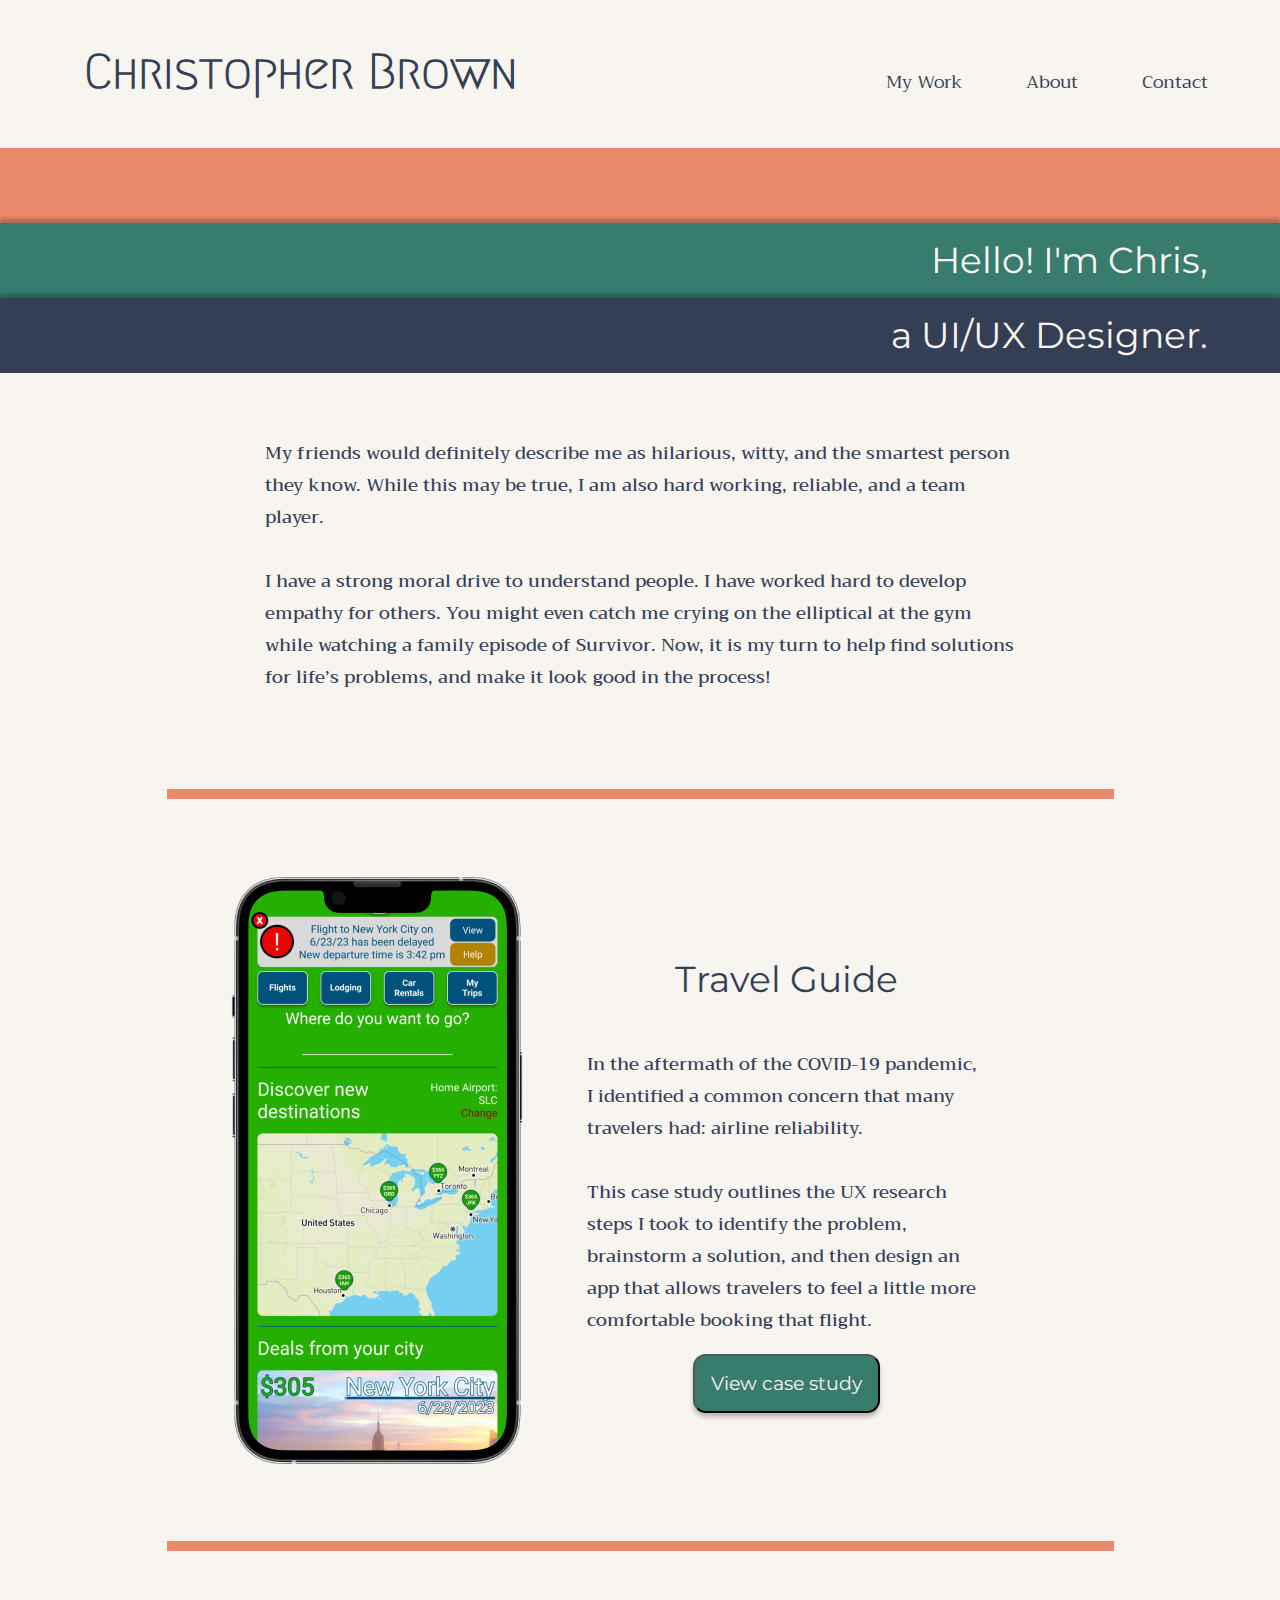
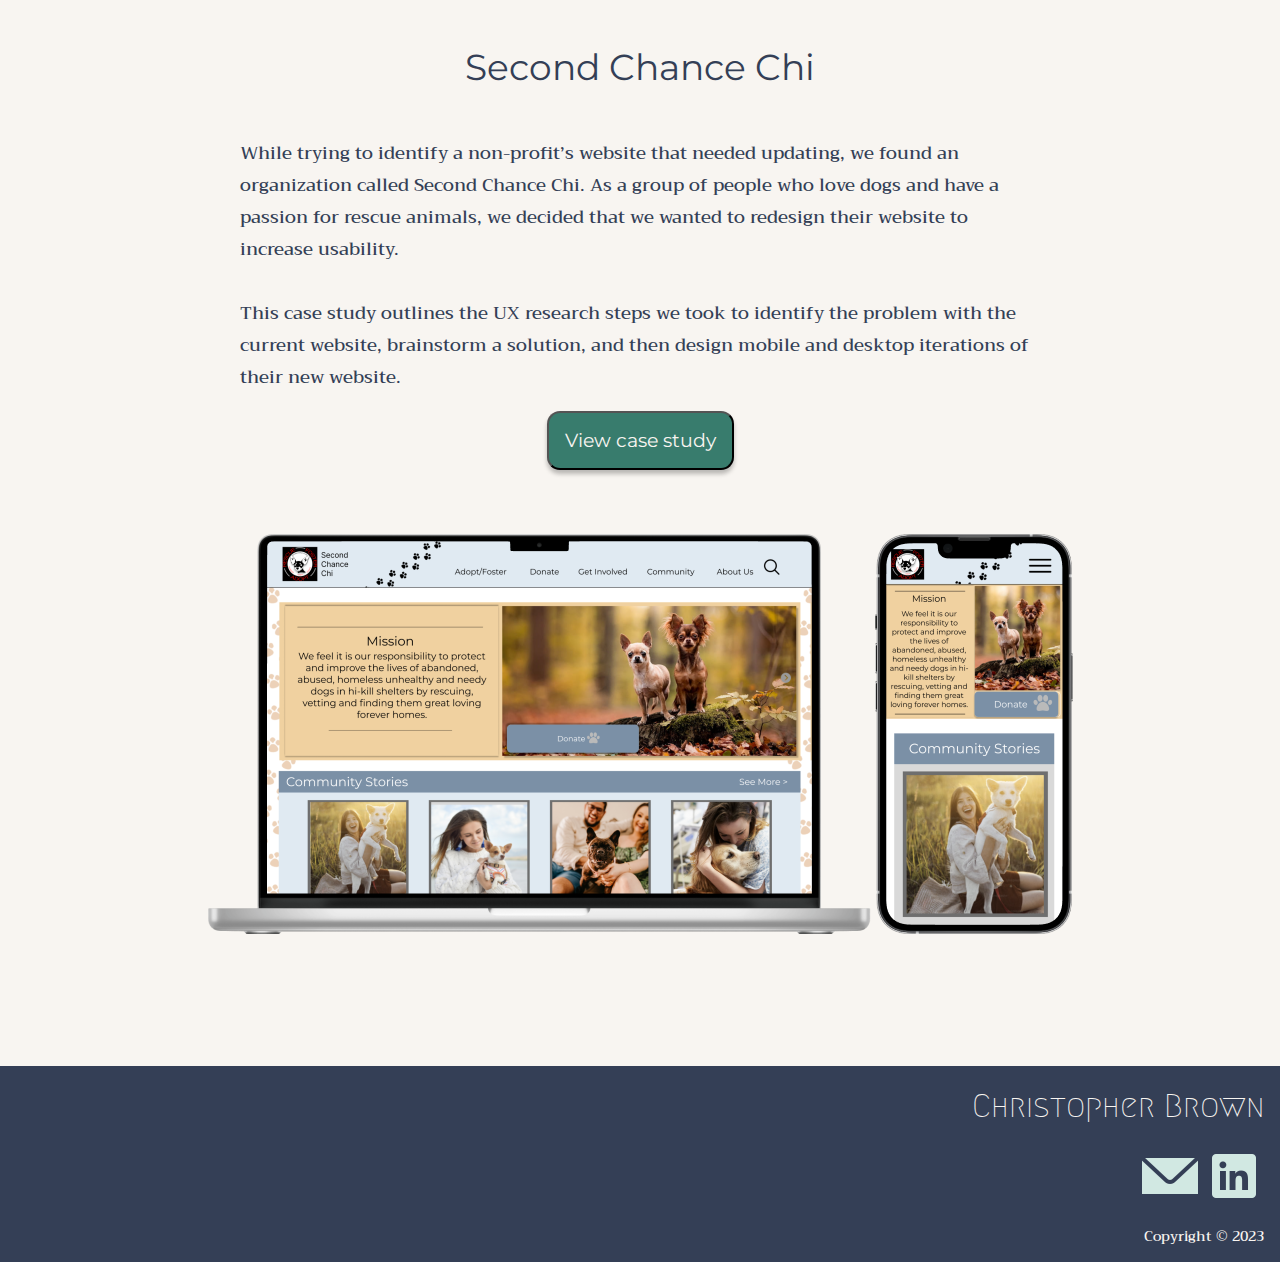
<file: index.html>
<!DOCTYPE html>
<html>

<head>
  <title>Christopher Brown Portfolio</title>
  <link rel="stylesheet" type="text/css" href="css/shared-style.css">
  <link rel="stylesheet" type="text/css" href="css/index.css">
  <link href='https://fonts.googleapis.com/css?family=Megrim' rel='stylesheet'>
  <link href='https://fonts.googleapis.com/css?family=Trirong' rel='stylesheet'>
  <link href='https://fonts.googleapis.com/css?family=Montserrat' rel='stylesheet'>
</head>

<body>
  <header class="navigation">
    <div class="inline-block logo">
      <a href="index.html">
        <h1>Christopher Brown</h1>
      </a>
    </div>
    <nav class="inline-block">
      <div class="topnav">
        <a href="my-work.html">My Work</a>
        <a href="about.html">About</a>
        <a href="contact.html">Contact</a>
      </div>
    </nav>

  </header>
  <div class="heroImg">
    <div class="orange"></div>
    <div class="green">
      <p>Hello! I'm Chris,</p>
    </div>
    <div class="blue">
      <p>a UI/UX Designer.</p>
    </div>
  </div>

  <div>
    <p class="aboutMe">My friends would definitely describe me as hilarious, witty, and the smartest person they know.
      While this may be true, I am also hard working, reliable, and a team player. 
      <br><br>
      I have a strong moral drive to understand people. I have worked hard to develop empathy for others. You might even
      catch me crying on the elliptical at the gym while watching a family episode of Survivor. Now, it is my turn to
      help find solutions for life’s problems, and make it look good in the process!
      <br><br>
  </div>

  <div class="myWork">
    <div class="caseStudy1">
      <img src="images/travel-guide1.png" alt="Project1" class="cs1Image" />
      <div class="csContent">
        <h2 class="csTitle">Travel Guide</h2>
        <p class="csAbout">In the aftermath of the COVID-19 pandemic, I identified a common concern that many travelers
          had: airline reliability.
          <br><br>
          This case study outlines the UX research steps I took to identify the problem, brainstorm a solution, and then
          design an app that allows travelers to feel a little more comfortable booking that flight.
        </p>
        <button class="viewCS">View case study</button>
      </div>
    </div>

    <div class="caseStudy2">
      <div class="cs2Info">
        <div class="cs2Content">
          <h2 class="csTitle">Second Chance Chi</h2>
          <p class="csAbout">While trying to identify a non-profit’s website that needed updating, we found an
            organization called Second Chance Chi. As a group of people who love dogs and have a passion for rescue
            animals, we decided that we wanted to redesign their website to increase usability.
            <br><br>
            This case study outlines the UX research steps we took to identify the problem with the current website,
            brainstorm a solution, and then design mobile and desktop iterations of their new website.
          </p>
          <button class="viewCS">View case study</button>
        </div>
      </div>
      <div class="csImageHolder">
        <img src="images/scc1.png" />
        <img src="images/scc2.png" />
      </div>
    </div>
  </div>

  <footer>
    <div class="rightAlign">
      <div class="flogo">
        <h1>Christopher Brown</h1>
      </div>
      <span>
        <img src="images/Email.png" href="x">
        <img src="images/LinkedIn.png" href="x">
      </span>
      <p>Copyright © 2023</p>
    </div>
  </footer>
</body>

</html>
</file>
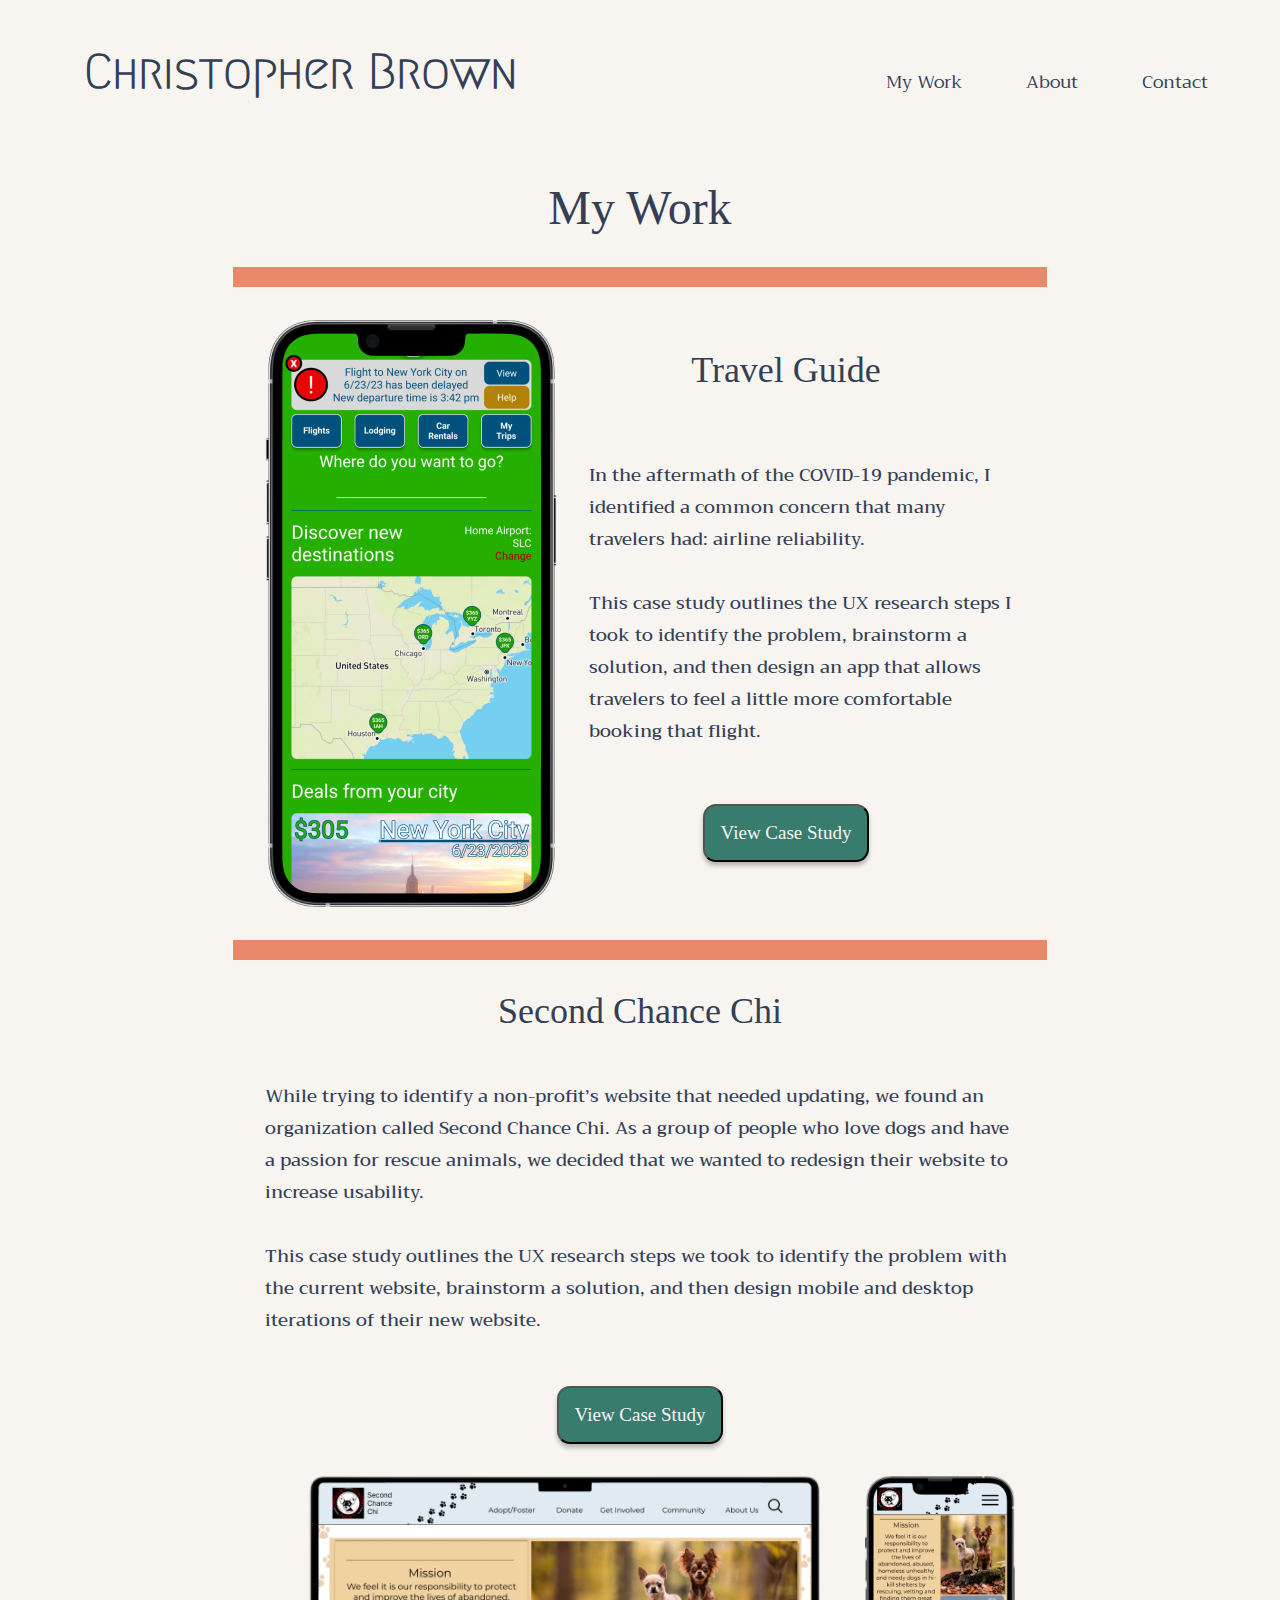
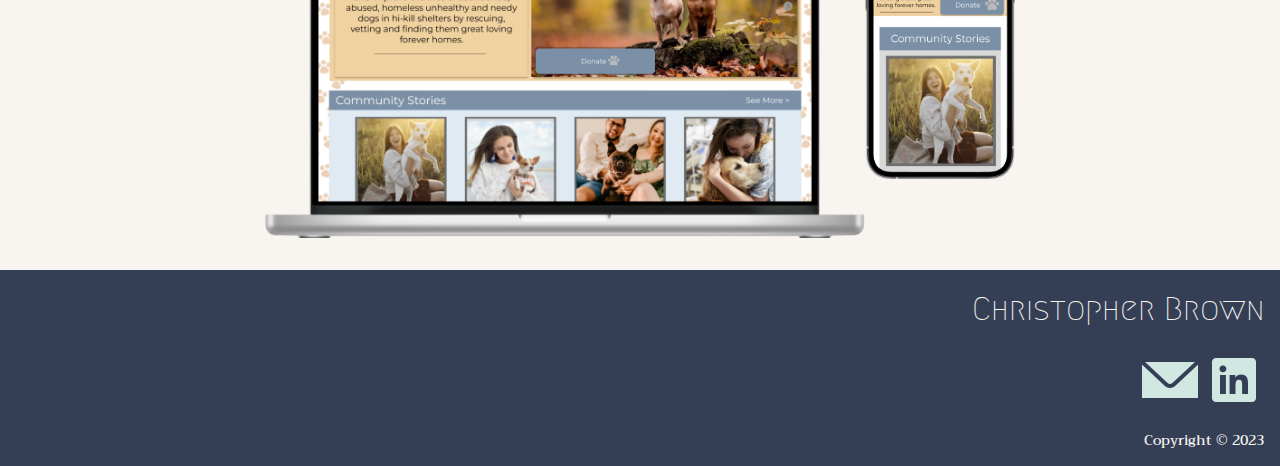
<file: my-work.html>
<!DOCTYPE html>
<html lang="en">

<head>
  <meta charset="UTF-8">
  <meta http-equiv="X-UA-Compatible" content="IE=edge">
  <meta name="viewport" content="width=device-width, initial-scale=1.0">
  <title>My Work</title>
  <link rel="stylesheet" type="text/css" href="css/shared-style.css">
  <link rel="stylesheet" type="text/css" href="css/my-work.css">
  <link href='https://fonts.googleapis.com/css?family=Megrim' rel='stylesheet'>
  <link href='https://fonts.googleapis.com/css?family=Trirong' rel='stylesheet'>
</head>

<body>
  <header class="navigation">
    <div class="inline-block logo">
      <a href="index.html">
        <h1>Christopher Brown</h1>
      </a>
    </div>
    <nav class="inline-block">
      <div class="topnav">
        <a href="my-work.html">My Work</a>
        <a href="about.html">About</a>
        <a href="contact.html">Contact</a>
      </div>
    </nav>
  </header>

  <!-- MY Work Section Constructed using CSS Grid-->

  <div class="myWork">
    <h1>My Work</h1>
    <div class="workGrid1">
      <img class="img1" src="images/travel-guide1.png" alt="Project1">
      <h2 class="cs1Title">Travel Guide</h2>
      <p class="cs1Info">
        In the aftermath of the COVID-19 pandemic, I identified a common concern that many travelers
        had: airline reliability.
        <br><br>
        This case study outlines the UX research steps I took to identify the problem, brainstorm a solution, and then
        design an app that allows travelers to feel a little more comfortable booking that flight.
      </p>
      <button class="viewCS gridbutton">View Case Study</button>
    </div>

    <div class="workGrid2">
      <h2 class="cs2Title">Second Chance Chi</h2>
      <p class="cs2Info">
        While trying to identify a non-profit’s website that needed updating, we found an
        organization called Second Chance Chi. As a group of people who love dogs and have a passion for rescue
        animals, we decided that we wanted to redesign their website to increase usability.
        <br><br>
        This case study outlines the UX research steps we took to identify the problem with the current website,
        brainstorm a solution, and then design mobile and desktop iterations of their new website.
      </p>
      <button class="viewCS gridbutton">View Case Study</button>
      <img src="images/scc1.png" alt="Project1" class="cs2img1">
      <img src="images/scc2.png" alt="Project2" class="cs2img2">
    </div>
  </div>

  <footer>
    <div class="rightAlign">
      <div class="flogo">
        <h1>Christopher Brown</h1>
      </div>
      <span>
        <img src="images/Email.png" href="x">
        <img src="images/LinkedIn.png" href="x">
      </span>
      <p>Copyright © 2023</p>
    </div>
  </footer>
</body>

</html>
</file>
<file: css/shared-style.css>
body {
  background-color: #f8f5f1;
  margin: 0px;
}

header {
  position: sticky;
  top: 0;
  left: 0;
  right: 0;
  background-color: #f8f5f1;
  z-index: 10;
}


.inline-block {
  width: 100%;
}

.logo {
  padding: 1%;
  white-space: nowrap;
}

.logo h1 {
  font-family: 'Megrim';
  font-size: 48px;
  text-align: start;
  margin: 0;
}

.logo a,
h1 {
  text-decoration: none;
  color: #343F56;
}

.navigation {
  width: auto;
  padding: 32px 40px 32px 72px;
  display: flex;
  align-items: baseline;
}

.topnav {
  overflow: hidden;
  display: flex;
  justify-content: flex-end;
  align-items: center;
}

.topnav a {
  color: #343F56;
  text-align: center;
  padding: 18px 32px;
  text-decoration: none;
  font-size: 18px;
  font-family: 'Trirong';
}

.topnav a:hover {
  background-color: #343F56;
  color: #f8f5f1;
}

.topnav a.active {
  text-decoration: underline;
}

footer {
  background-color: #343F56;
  display: flex;
  justify-content: flex-end;
  bottom: 0;
}

.rightAlign {
  display: flex;
  flex-direction: column;
  align-items: flex-end;
  padding-right: 16px;
}

footer img {
  width: 60px;
  height: 60px;
}

footer p {
  color: #f8f5f1;
  font-family: Trirong;
  font-size: 14px;
  font-style: normal;
  font-weight: 500;
  line-height: normal;
  text-align: right;
}

footer h1 {
  color: #F8F5F1;
  text-align: right;
  font-family: Megrim;
  font-size: 32px;
  font-style: normal;
  font-weight: 500;
  line-height: normal;
}
</file>
<file: css/index.css>
.heroImg {
  width: 100%;
}

.orange {
  width: 100%;
  height: 75px;
  background-color: #E9896A;
}

.green {
  display: flex;
  align-items: center;
  justify-content: flex-end;
  width: 100%;
  height: 75px;
  background-color: #387C6D;
  box-shadow: 0px -4px 4px 0px rgba(0, 0, 0, 0.25);
  text-align: right;
  color: #F8F5F1;
  font-family: Montserrat;
  font-size: 36px;
  font-style: normal;
  font-weight: 400;
  line-height: normal;
  margin-right: 32px;
}

.green p {
  margin-right: 72px;
}

.blue {
  display: flex;
  justify-content: flex-end;
  align-items: center;
  width: 100%;
  height: 75px;
  background-color: #343F56;
  box-shadow: 0px -4px 4px 0px rgba(0, 0, 0, 0.25);
  text-align: right;
  color: #F8F5F1;
  font-family: Montserrat;
  font-size: 36px;
  font-style: normal;
  font-weight: 400;
  line-height: normal;
  margin-right: 32px;
}

.blue p {
  margin-right: 72px;
}

.aboutMe {
  color: #343F56;
  font-family: Trirong;
  font-size: 18px;
  font-style: normal;
  font-weight: 500;
  line-height: normal;
  margin: 0 auto;
  padding: 64px 0px 64px 0px;
  max-width: 750px;
  display: flex;
  justify-content: center;
}

.myWork {
  display: flex;
  flex-direction: column;
  align-items: center;
  justify-content: center;
}

.caseStudy1 {
  display: flex;
  justify-content: center;
  align-items: center;
  border-top: 10px solid #E9896A;
  border-bottom: 10px solid #E9896A;
  padding: 64px;
  width: 819px;
}

.cs1Image {
  display: flex;
  justify-content: center;
  align-items: center;
}

.csContent {
  display: flex;
  flex-direction: column;
  align-items: center;
  max-width: 600px;
  margin: 64px;
}

.csTitle {
  color: #343f56;
  text-align: center;
  font-family: Montserrat;
  font-size: 36px;
  font-style: normal;
  font-weight: 400;
  line-height: normal;
}

.csAbout {
  font-family: Trirong;
  font-size: 18px;
  font-style: normal;
  font-weight: 500;
  line-height: normal;
  color: #343f56;
  min-width: 300px;
}

.viewCS {
  padding: 16px;
  border-radius: 13px;
  background: #387C6D;
  box-shadow: 0px 4px 4px 0px rgba(0, 0, 0, 0.25);
  color: #F8F5F1;
  text-align: center;
  font-family: Montserrat;
  font-size: 19px;
  font-style: normal;
  font-weight: 400;
  line-height: normal;
}

.caseStudy2 {
  display: flex;
  flex-direction: column;
  align-items: center;
  justify-content: center;
  padding: 64px;
}

.cs2Info {
  display: flex;
  justify-content: space-evenly;
  align-items: center;
  margin-bottom: 64px;
}

.csTitleCombo {
  display: flex;
  justify-content: space-between;
  align-items: center;
}

.cs2Content {
  display: flex;
  flex-direction: column;
  align-items: center;
  width: 800px;
}

.csImageHolder {
  margin-bottom: 64px;
}
</file>
<file: css/my-work.css>
.myWork {
  display: flex;
  flex-direction: column;
  align-items: center;
  margin-bottom: 32px;
  justify-content: space-evenly;
}

.myWork h1 {
  color: #343F56;
  text-align: center;
  font-family: Montserrat;
  font-size: 48px;
  font-style: normal;
  font-weight: 400;
  line-height: normal;
}

.myWork h2 {
  color: #343F56;
  text-align: center;
  font-family: Montserrat;
  font-size: 36px;
  font-style: normal;
  font-weight: 400;
  line-height: normal;
}

.myWork p {
  color: #343F56;
  font-family: Trirong;
  font-size: 18px;
  font-style: normal;
  font-weight: 500;
  line-height: normal;
}

.workGrid1 {
  display: grid;
  grid-template-rows: auto auto auto;
  grid-template-columns: auto auto;
  max-width: 750px;
  padding: 32px;
  border-top: 20px solid #E9896A;
  border-bottom: 20px solid #E9896A;
  grid-template-areas:
    "img1 cs1Title"
    "img1 cs1Info"
    "img1 gridbutton";
}

.img1 {
  grid-area: img1;
}

.cs1Title {
  grid-area: cs1Title;
}

.cs1Info {
  grid-area: cs1Info;
  display: flex;
  align-items: center;
  margin-left: 32px;
}

.gridbutton {
  grid-area: gridbutton;
  width: fit-content;
  height: fit-content;
  display: flex;
  justify-content: center;
  margin: 32px auto 32px auto;
}

.workGrid2 {
  display: grid;
  grid-template-rows: auto auto auto auto;
  grid-template-columns: auto auto;
  max-width: 750px;
  grid-template-areas:
    "cs2Title cs2Title cs2Title cs2Title"
    "cs2Info cs2Info cs2Info cs2Info"
    "gridbutton gridbutton gridbutton gridbutton"
    "cs2img1 cs2img1 cs2img1 cs2img2";
}

.cs2img1 {
  grid-area: cs2img1;
  width: 600px;
}

.cs2img2 {
  grid-area: cs2img2;
  width: 150px;
}

.cs2Title {
  grid-area: cs2Title;
}

.cs2Info {
  grid-area: cs2Info;
  display: flex;
  align-items: center;
}

.viewCS {
  padding: 16px;
  border-radius: 13px;
  background: #387C6D;
  box-shadow: 0px 4px 4px 0px rgba(0, 0, 0, 0.25);
  color: #F8F5F1;
  text-align: center;
  font-family: Montserrat;
  font-size: 19px;
  font-style: normal;
  font-weight: 400;
  line-height: normal;
}

@media(max-width: 600px) {
  .workGrid1 {
    display: grid;
    grid-template-rows: auto auto auto auto;
    grid-template-columns: auto;
    max-width: 600px;
    padding: 32px;
    border-top: 20px solid #E9896A;
    border-bottom: 20px solid #E9896A;
    grid-template-areas:
      "img1"
      "cs1Title"
      "cs1Info"
      "gridbutton";
  }

  .workGrid2 {
    display: grid;
    grid-template-rows: auto auto auto auto auto;
    grid-template-columns: auto;
    max-width: 600px;
    grid-template-areas:
      "cs2Title"
      "cs2Info"
      "gridbutton"
      "cs2img1"
      "cs2img2";
  }
}
</file>
